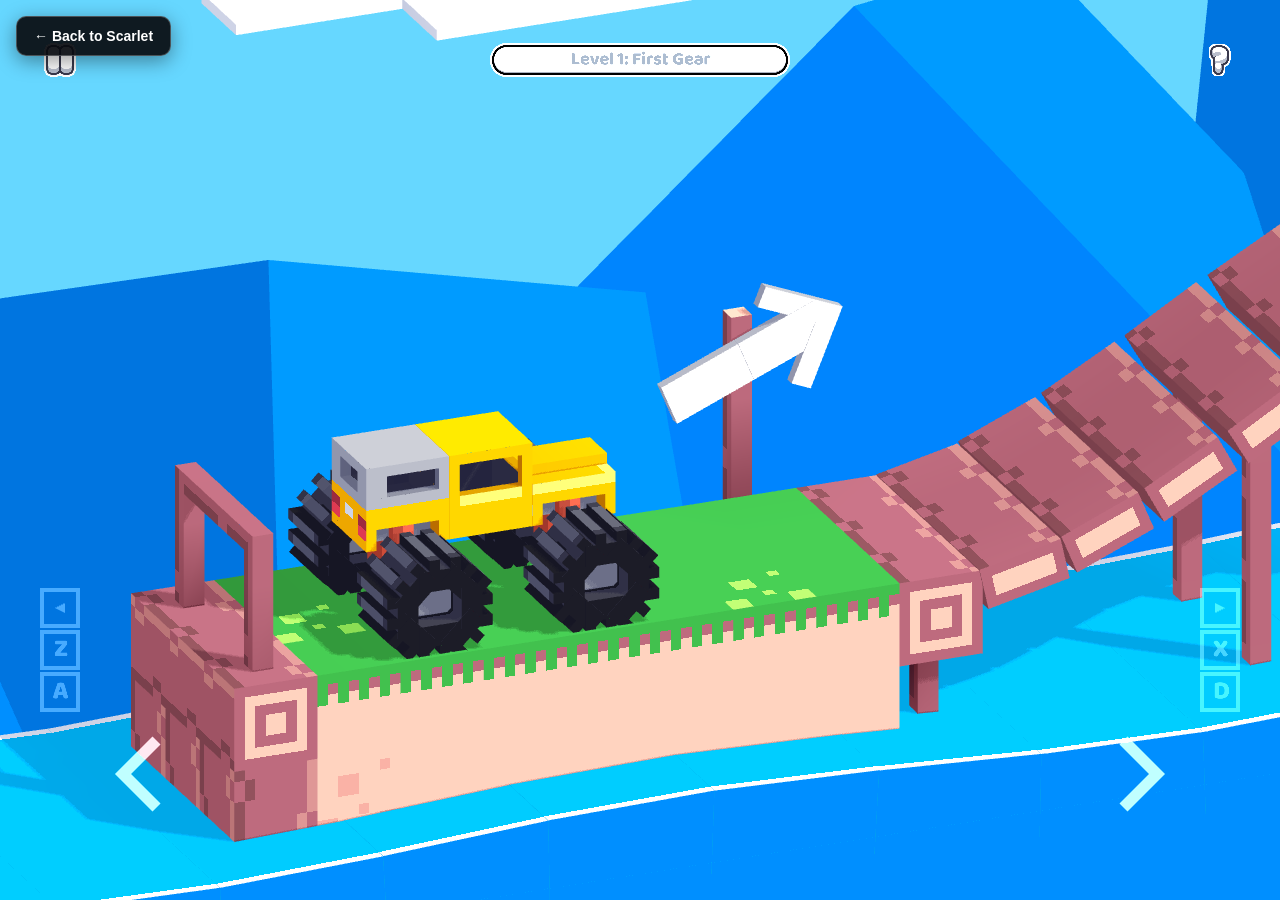
<file: public/3kh0-assets/index.html>
﻿<!DOCTYPE html>
<html lang="en-us">
  <head>
    <meta charset="utf-8" />
    <meta http-equiv="Content-Type" content="text/html; charset=utf-8" />
    <title>Drive Mad</title>
    <script type="text/javascript" src="Jump_Gamemonetize.js"></script>
    <meta name="description" content="" />
    <meta name="google" content="notranslate" />
    <meta name="viewport" content="width=device-width, initial-scale=1, user-scalable=no" />
    <link rel="stylesheet" href="webapp/fancade.css" />
    <link rel="icon" href="webapp/cover.jpg" />
  <style id="scarlet-back-button-style">
  #scarletBackButton {
    position: fixed !important;
    top: 16px !important;
    left: 16px !important;
    z-index: 2147483647 !important;
    display: inline-flex !important;
    align-items: center;
    gap: 8px;
    padding: 11px 17px;
    border: 1px solid rgba(255,255,255,.25);
    border-radius: 10px;
    background: rgba(8,10,15,.92);
    color: #fff;
    font: 600 14px Arial, sans-serif;
    text-decoration: none;
    box-shadow: 0 5px 20px rgba(0,0,0,.4);
    cursor: pointer;
  }

  #scarletBackButton:hover {
    background: #2458a8;
    border-color: #6ca4ff;
  }

  #scarletBackButton:focus-visible {
    outline: 2px solid #78a7ff;
    outline-offset: 3px;
  }
</style>
</head>
  <body id="body">
<a id="scarletBackButton" href="../index.html" aria-label="Back to Scarlet">&#8592; Back to Scarlet</a>
    <div id="modal_parent">
      <div id="modal_content">
        <span id="modal_close_button">&times;</span>
        <div id="store_link_modal_content" class="modal_inner"></div>
        <div id="share_file_modal_content" class="modal_inner"></div>
      </div>
    </div>
    <div id="canvas_border" class="emscripten_border">
      <div id="play_content" class="middle center">
        <div class="edge">
          <div class="box">
            <div class="black">
              <img src="webapp/cover.jpg" class="cover" />
              <p class="title">Drive Mad</p>
              <p class="author">Martin Magni</p>
            </div>
          </div>
        </div>
        <div id="progress_or_play"><progress id="progress" class="loading" value="0" max="100"></progress></div>
        <p class="description"></p>
      </div>
      <canvas class="emscripten" id="canvas" tabindex="-1"></canvas>
      <div id="gradient"></div>
      <div id="webview_content"></div>
    </div>
    <script type="text/javascript" src="webapp/source_min.js"></script>
    <script type="text/javascript" src="webapp/index.js"></script>
  </body>
</html>
<!-- Thanks EvilMonke#0263! -->
</file>
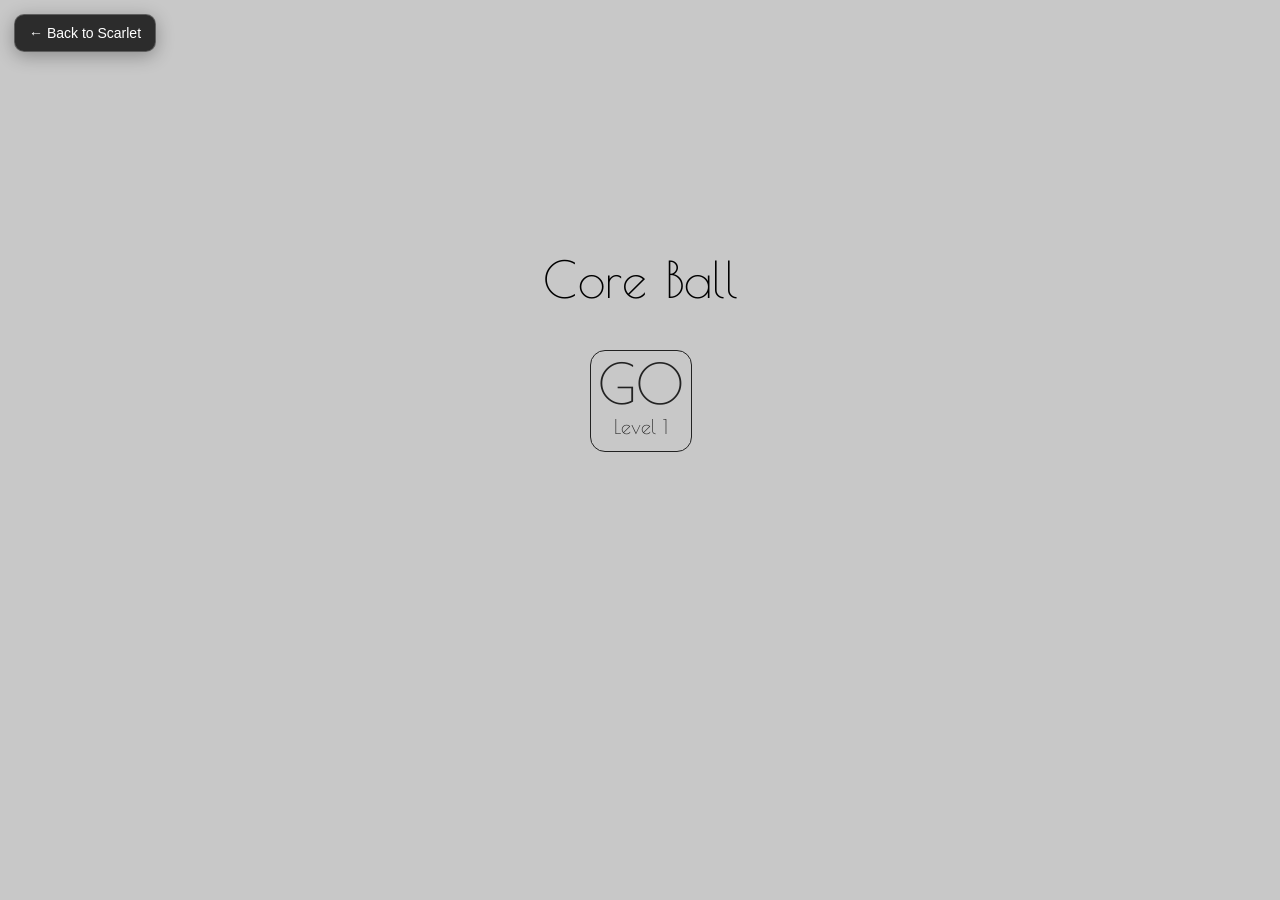
<file: public/coreball/index.html>
<!DOCTYPE html>
<html lang="en">
  <head>
    <meta charset="utf-8" />
    <title>Core Ball</title>
    <meta name="viewport" content="width=device-width,initial-scale=1,maximum-scale=1,user-scalable=no" />
    <link rel="stylesheet" href="style.css" />
    <style>
      #backToScarlet {
        position: fixed;
        top: 14px;
        left: 14px;
        z-index: 10000;
        display: inline-flex;
        align-items: center;
        gap: 8px;
        padding: 10px 14px;
        border: 1px solid rgba(255,255,255,.24);
        border-radius: 10px;
        background: rgba(0,0,0,.78);
        color: #fff;
        font: 14px Arial, sans-serif;
        text-decoration: none;
        box-shadow: 0 4px 18px rgba(0,0,0,.3);
        -webkit-tap-highlight-color: transparent;
      }
      #backToScarlet:hover { background: rgba(30,45,75,.95); }
      #backToScarlet:focus-visible { outline: 2px solid #78a7ff; outline-offset: 3px; }
    </style>
  </head>
  <body>
    <a id="backToScarlet" href="../index.html" aria-label="Back to Scarlet main page">&#8592; Back to Scarlet</a>
    <canvas style="display: none;" id="stage"></canvas>
    <div id="begin">
      <section class="center-box">
        <span class="title">Core Ball</span>
        <div class="button">
          <div id="txtAr">▶</div>
          <div class="text"></div>
        </div>
        <div class="op">
          <span id="btnFW"></span>
          <span id="btnReset"></span>
          <div id="tip"></div>
        </div>
      </section>
      <section id="wxArrow"></section>
    </div>
    <script type="text/javascript" src="index.js"></script>
  </body>
</html>
</file>
<file: public/3kh0-assets/webapp/fancade.css>
@font-face{font-family:'baloo 2';font-style:normal;font-weight:800;font-display:swap;src:url(baloo2.woff) format('woff');unicode-range:U+0000-00FF,U+0131,U+0152-0153,U+02BB-02BC,U+02C6,U+02DA,U+02DC,U+2000-206F,U+2074,U+20AC,U+2122,U+2191,U+2193,U+2212,U+2215,U+FEFF,U+FFFD}.fullscreen{position:absolute;width:100%;height:100%}.center{text-align:center}.centered{margin-left:auto;margin-right:auto;display:block;text-align:center}#play_overlay{display:none;z-index:10}.middle{position:absolute;top:50%;left:50%;transform:translate(-50%,-50%)}.middle_vertical{position:absolute;top:50%;transform:translate(0%,-50%)}.edge{margin-left:auto;margin-right:auto;width:164px;height:180px;background-color:#cfdaed;box-shadow:5px 1px 5px rgba(0,0,0,.25);transform:rotate(-5deg)}.box{width:164px;height:164px;background-color:#fff;position:relative}.black{width:132px;height:156px;background-color:#000;position:absolute;top:4px;right:4px;margin:0 auto}.cover{width:128px;height:128px;margin:2px}.title{font-size:14px;font-family:'baloo 2',ubuntu,verdana,sans-serif}.author{font-family:'baloo 2',ubuntu,verdana,sans-serif;border-spacing:0;font-size:14px;color:#ccc;text-align:right;white-space:nowrap;overflow:hidden;text-overflow:ellipsis;position:absolute;width:150px;top:4px;right:142px;transform-origin:right top;transform:rotate(-90deg)}.loading{margin-top:20px;margin-bottom:10px}.description{font-family:'baloo 2',ubuntu,verdana,sans-serif;display:inline-block;font-size:16px;line-height:1.2em;width:240px}.button{display:inline-block;border:2px solid #00a2ff;border-radius:7px;width:133px;height:43px;font-size:16px;line-height:43px;margin:0 auto}.overlay_button{display:inline-block;border:2px solid #000;border-radius:12px;width:200px;height:50px;font-size:18px;line-height:50px;margin:11px}#play_button{color:#333;background-color:#eee}.emscripten_border{position:relative}#gradient{background-image:linear-gradient(135deg,#70e1fd,#00a2ff);position:absolute;top:0;width:100%;height:768px}*{margin:0;padding:0}p,ul,ol,dl{margin-bottom:1em}h1,h2,h3,h4,h5,h6,p,ul,ol,dl{margin-left:16px;margin-right:16px}img{vertical-align:top}html,body{font-family:'baloo 2',ubuntu,verdana,sans-serif;font-size:18px;color:#bbb;padding:0;width:100%;height:100%;margin:0;border:0;line-height:1.8;overflow:hidden;display:block}canvas{padding-right:0;margin-left:auto;margin-right:auto;display:block;margin-top:auto;margin-bottom:auto;position:relative;width:1024px;height:768px}div.emscripten{text-align:center}canvas.emscripten{border:0;background-color:#000}#status{display:inline-block;width:100%;font-weight:700;color:#787878;text-align:center}#modal_parent{display:none;position:fixed;z-index:1;left:0;top:0;width:100%;height:100%;overflow:auto;background-color:#000;background-color:rgba(0,0,0,.4)}.modal_inner{display:none}#play_content{color:#fff;z-index:10}#modal_content{position:relative;background-color:#fefefe;margin:auto;padding:20px;border:1px solid #888;box-sizing:border-box}.error_message{color:red}.error_text{color:red;font-family:sans-serif;font-size:.8em}#modal_close_button{color:#aaa;position:absolute;right:15px;top:10px;font-size:28px;line-height:28px;font-weight:700;transition:.2s}#modal_close_button:hover,#modal_close_button:focus{color:#000;text-decoration:none;cursor:pointer}a:link{color:#00b9fe;text-decoration:none;transition:.2s}a:visited{color:#00b9fe}a:hover,a:active{opacity:.5}.link_image_button{margin-right:10px}.playstore075{width:153px;height:45px}.appstore075{width:135px;height:45px}#progress_or_play{margin-top:10px}#terms_p{font-family:sans-serif;color:#141414;font-size:.7em;margin-bottom:0}#terms_p a{color:#f0f0f0}.deeplink_message{font-size:1em;color:#f0f0f0;line-height:1.1em;font-size:20px}.menu{color:#f0f0f0}.level_button{border:2px solid #222;border-radius:1em;color:#f0f0f0;background-color:#00a2ff;line-height:1em;height:2.5em;width:5em;justify-self:center;position:relative;padding-top:.6em}.grid_element_center{justify-self:center}.level_button_name{font-size:.6em;white-space:nowrap;overflow:hidden;text-overflow:ellipsis}.level_button_number{font-size:1.2em}.level_button:hover{background-color:#00c2ff}.level_checkmark{position:absolute;right:0;top:0;margin:0;padding:0;text-align:right;font-size:1.2em;line-height:1.2em}.level_button a{color:#f0f0f0;opacity:1}.menu_items{display:grid;grid-template-columns:repeat(3,1fr);gap:10px;margin-bottom:20px}.menu_header{font-size:3em;margin-top:40px}#webview_content{display:none;background-color:transparent;position:absolute;top:0;width:100%;height:768px}.webview{width:100%;height:100%;background:0 0;margin:0;border:0;overflow:hidden}
</file>
<file: public/coreball/style.css>
@font-face {
  font-family: poiret one;
  src: url([data-uri])
    format("TrueType");
}
body {
  font-family: poiret one, Helvetica, Georgia;
  background-color: #c8c8c8;
  overflow: hidden;
  padding: 0;
  margin: 0;
}
.center-box {
  text-align: center;
  position: absolute;
  width: 300px;
  height: 400px;
  margin: -200px 0 0 -150px;
  left: 50%;
  top: 50%;
}
.title {
  font-size: 50px;
}
.button {
  position: absolute;
  cursor: pointer;
  width: 100px;
  height: 100px;
  left: 50%;
  top: 50%;
  margin: -100px 0 0 -50px;
  border: 1px solid #222;
  color: #222;
  border-radius: 15px;
  font-size: 55px;
}
.button .text {
  font-size: 20px;
}
.op,
#wxArrow {
  display: none;
}
.ads {
  width: 100%;
  height: 50px;
  margin: 0;
  padding: 0;
  border: none;
  background: 0 0;
  position: absolute;
  z-index: 1002;
  bottom: 0;
}
@media only screen and (min-device-width: 320px) and (max-device-width: 480px) and (orientation: landscape) {
  body {
    -webkit-transform-origin: 0% 0%;
    transform-origin: 0% 0%;
    -webkit-transform: rotate(90deg);
    transform: rotate(90deg);
    position: absolute;
    left: 100%;
  }
}
</file>
